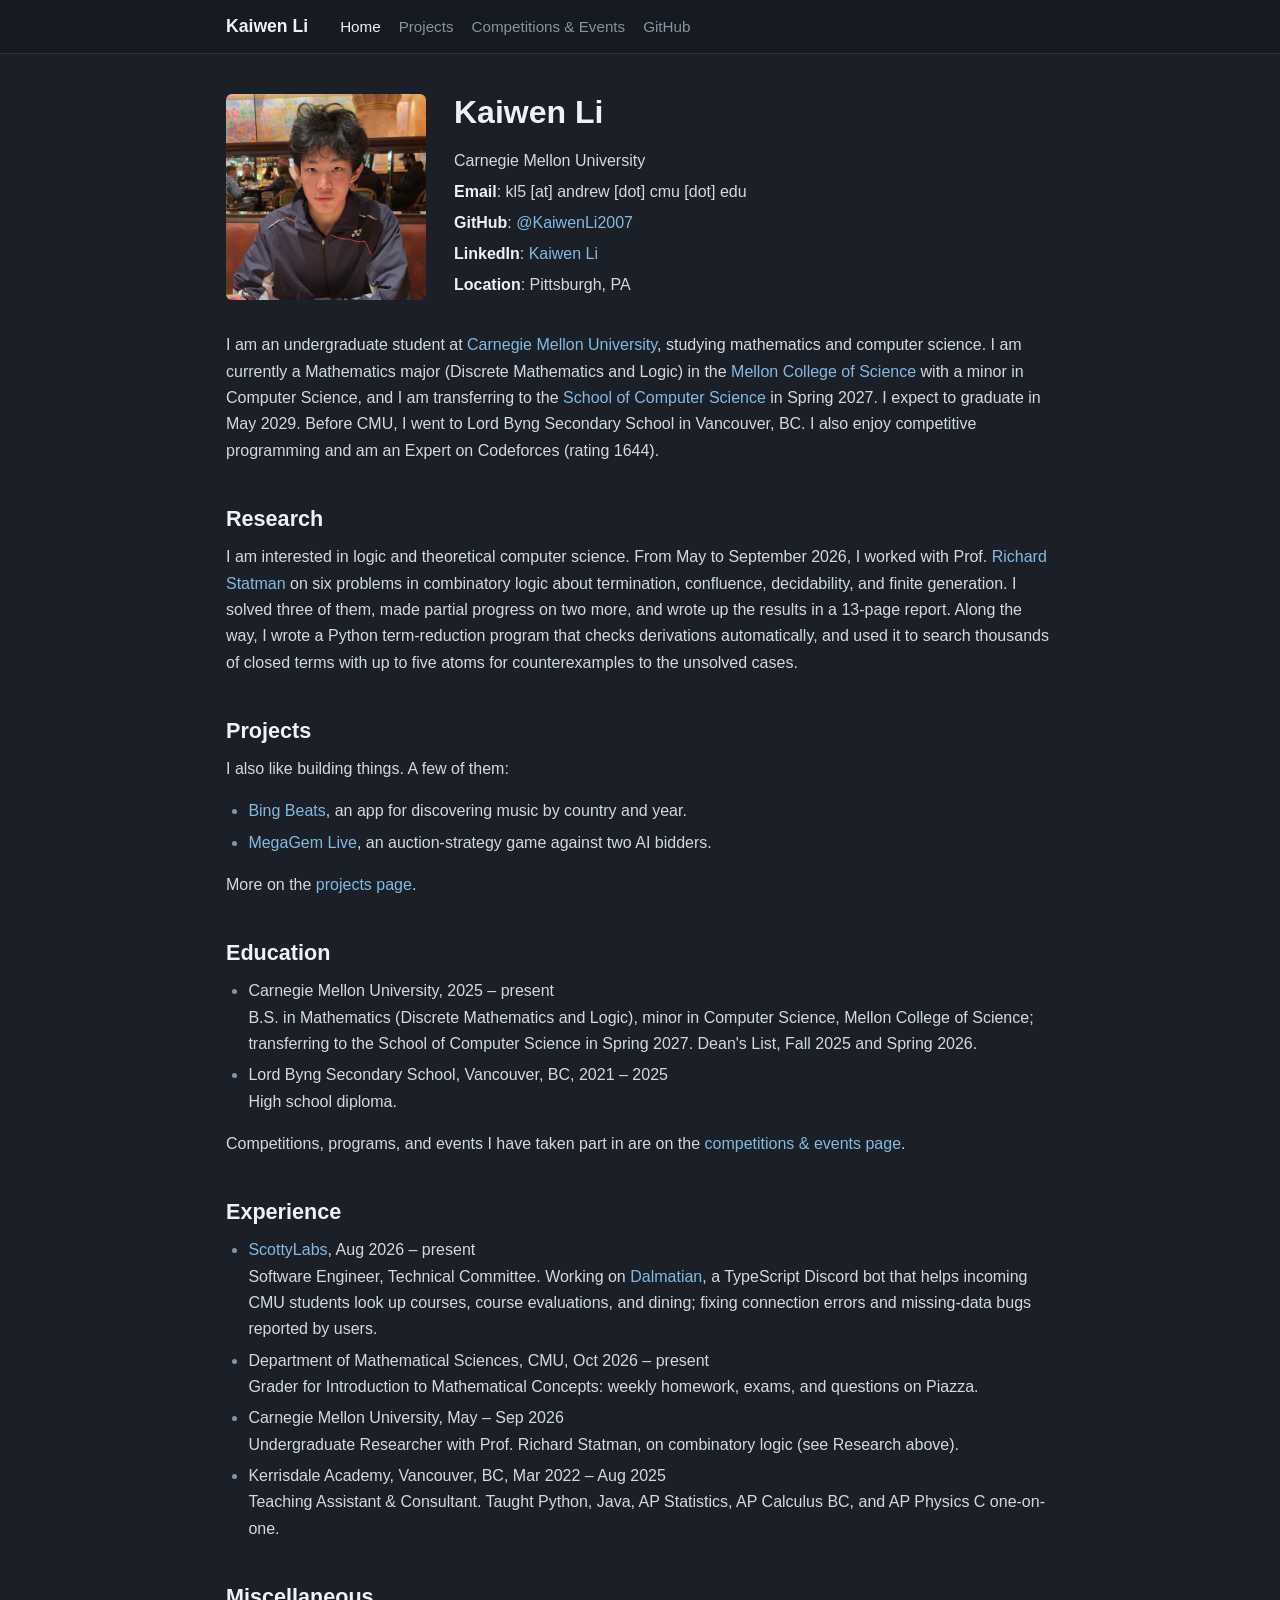
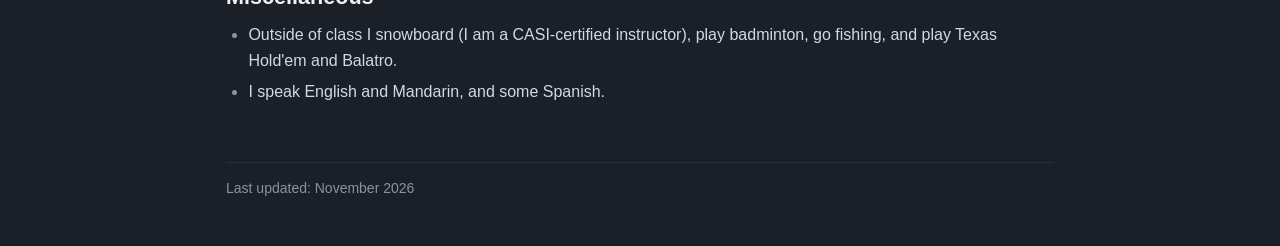
<file: index.html>
<!DOCTYPE html>
<html lang="en">
<head>
  <meta charset="utf-8">
  <meta name="viewport" content="width=device-width, initial-scale=1">
  <title>Kaiwen Li</title>
  <meta name="author" content="Kaiwen Li">
  <meta name="description" content="Kaiwen Li, undergraduate studying mathematics and computer science at Carnegie Mellon University.">
  <link rel="icon" href="data:image/svg+xml,%3Csvg xmlns='http://www.w3.org/2000/svg' viewBox='0 0 64 64'%3E%3Crect width='64' height='64' fill='%231b1f27'/%3E%3Ctext x='32' y='45' font-family='Helvetica,Arial,sans-serif' font-size='38' text-anchor='middle' fill='%23eef1f6'%3EK%3C/text%3E%3C/svg%3E">
  <link rel="stylesheet" href="style.css">
</head>
<body>
  <header class="topbar">
    <div class="container">
      <a class="site-name" href="index.html">Kaiwen Li</a>
      <nav>
        <a href="index.html" aria-current="page">Home</a>
        <a href="projects.html">Projects</a>
        <a href="competitions.html">Competitions &amp; Events</a>
        <a href="https://github.com/KaiwenLi2007">GitHub</a>
      </nav>
    </div>
  </header>

  <main class="container">
    <div class="profile">
      <img src="photo.jpg" alt="Kaiwen Li" width="480" height="495">
      <h1>Kaiwen Li</h1>
      <ul class="plain">
        <li>Carnegie Mellon University</li>
        <li><b>Email</b>: kl5 [at] andrew [dot] cmu [dot] edu</li>
        <li><b>GitHub</b>: <a href="https://github.com/KaiwenLi2007">@KaiwenLi2007</a></li>
        <li><b>LinkedIn</b>: <a href="https://www.linkedin.com/in/kaiwen-li-4a174b282/">Kaiwen Li</a></li>
        <li><b>Location</b>: Pittsburgh, PA</li>
      </ul>
    </div>

    <p>
      I am an undergraduate student at <a href="https://www.cmu.edu/">Carnegie Mellon University</a>,
      studying mathematics and computer science. I am currently a Mathematics major (Discrete Mathematics
      and Logic) in the <a href="https://www.cmu.edu/mcs/">Mellon College of Science</a> with a minor in
      Computer Science, and I am transferring to the <a href="https://www.cs.cmu.edu/">School of Computer Science</a>
      in Spring 2027.
      I expect to graduate in May 2029.
      Before CMU, I went to Lord Byng Secondary School in Vancouver, BC.
      I also enjoy competitive programming and am an Expert on Codeforces (rating 1644).
    </p>

    <h2>Research</h2>
    <p>
      I am interested in logic and theoretical computer science.
      From May to September 2026, I worked with
      Prof. <a href="https://www.cmu.edu/math/people/faculty/statman.html">Richard Statman</a>
      on six problems in combinatory logic about termination, confluence, decidability, and finite generation.
      I solved three of them, made partial progress on two more, and wrote up the results in a 13-page report.
      Along the way, I wrote a Python term-reduction program that checks derivations automatically, and used it
      to search thousands of closed terms with up to five atoms for counterexamples to the unsolved cases.
    </p>

    <h2>Projects</h2>
    <p>I also like building things. A few of them:</p>
    <ul>
      <li><a href="https://github.com/KaiwenLi2007/Bing_Beats">Bing Beats</a>, an app for discovering music by country and year.</li>
      <li><a href="https://github.com/KaiwenLi2007/MegaGem_Live">MegaGem Live</a>, an auction-strategy game against two AI bidders.</li>
    </ul>
    <p>More on the <a href="projects.html">projects page</a>.</p>

    <h2>Education</h2>
    <ul>
      <li>
        Carnegie Mellon University, 2025 &ndash; present<br>
        B.S. in Mathematics (Discrete Mathematics and Logic), minor in Computer Science, Mellon College of Science;
        transferring to the School of Computer Science in Spring 2027. Dean's List, Fall 2025 and Spring 2026.
      </li>
      <li>
        Lord Byng Secondary School, Vancouver, BC, 2021 &ndash; 2025<br>
        High school diploma.
      </li>
    </ul>
    <p>Competitions, programs, and events I have taken part in are on the <a href="competitions.html">competitions &amp; events page</a>.</p>

    <h2>Experience</h2>
    <ul>
      <li>
        <a href="https://www.scottylabs.org/">ScottyLabs</a>, Aug 2026 &ndash; present<br>
        Software Engineer, Technical Committee. Working on
        <a href="https://github.com/ScottyLabs/dalmatian">Dalmatian</a>, a TypeScript Discord bot that helps
        incoming CMU students look up courses, course evaluations, and dining; fixing connection errors and
        missing-data bugs reported by users.
      </li>
      <li>
        Department of Mathematical Sciences, CMU, Oct 2026 &ndash; present<br>
        Grader for Introduction to Mathematical Concepts: weekly homework, exams, and questions on Piazza.
      </li>
      <li>
        Carnegie Mellon University, May &ndash; Sep 2026<br>
        Undergraduate Researcher with Prof. Richard Statman, on combinatory logic (see Research above).
      </li>
      <li>
        Kerrisdale Academy, Vancouver, BC, Mar 2022 &ndash; Aug 2025<br>
        Teaching Assistant &amp; Consultant. Taught Python, Java, AP Statistics, AP Calculus BC, and
        AP Physics C one-on-one.
      </li>
    </ul>

    <h2>Miscellaneous</h2>
    <ul>
      <li>Outside of class I snowboard (I am a CASI-certified instructor), play badminton, go fishing, and play Texas Hold'em and Balatro.</li>
      <li>I speak English and Mandarin, and some Spanish.</li>
    </ul>
  </main>

  <footer class="container">
    <p>Last updated: November 2026</p>
  </footer>
</body>
</html>
</file>
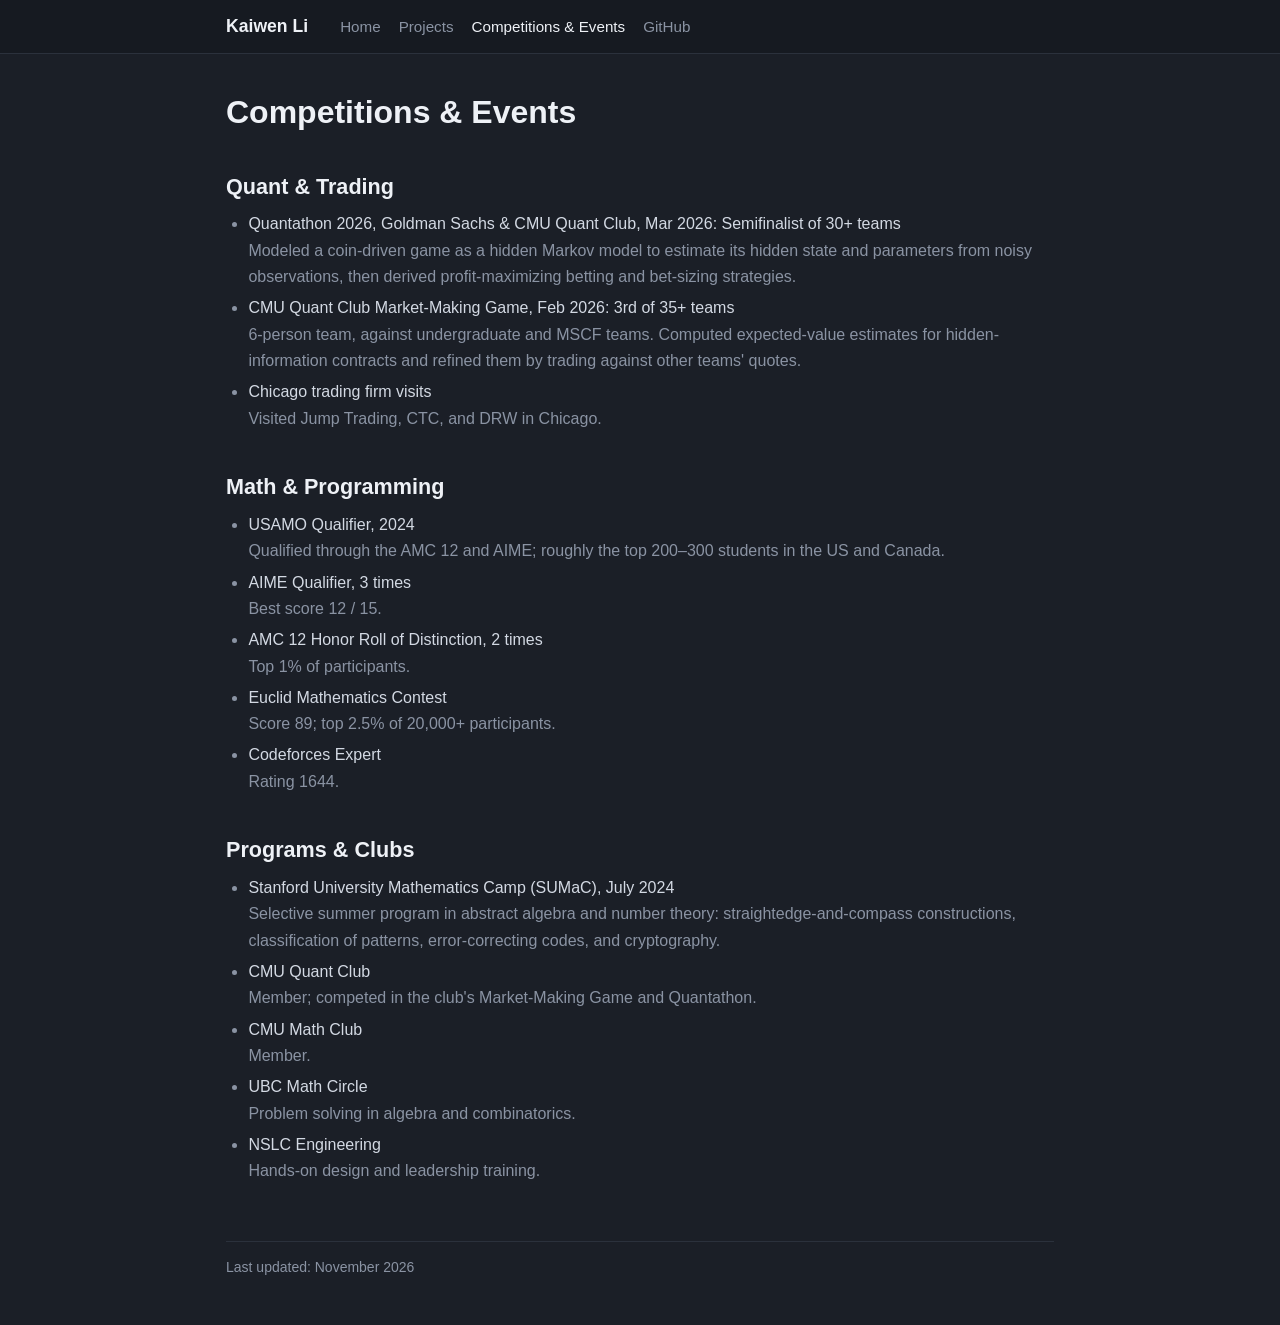
<file: competitions.html>
<!DOCTYPE html>
<html lang="en">
<head>
  <meta charset="utf-8">
  <meta name="viewport" content="width=device-width, initial-scale=1">
  <title>Competitions &amp; Events - Kaiwen Li</title>
  <meta name="author" content="Kaiwen Li">
  <link rel="icon" href="data:image/svg+xml,%3Csvg xmlns='http://www.w3.org/2000/svg' viewBox='0 0 64 64'%3E%3Crect width='64' height='64' fill='%231b1f27'/%3E%3Ctext x='32' y='45' font-family='Helvetica,Arial,sans-serif' font-size='38' text-anchor='middle' fill='%23eef1f6'%3EK%3C/text%3E%3C/svg%3E">
  <link rel="stylesheet" href="style.css">
</head>
<body>
  <header class="topbar">
    <div class="container">
      <a class="site-name" href="index.html">Kaiwen Li</a>
      <nav>
        <a href="index.html">Home</a>
        <a href="projects.html">Projects</a>
        <a href="competitions.html" aria-current="page">Competitions &amp; Events</a>
        <a href="https://github.com/KaiwenLi2007">GitHub</a>
      </nav>
    </div>
  </header>

  <main class="container">
    <h1>Competitions &amp; Events</h1>

    <h2>Quant &amp; Trading</h2>
    <ul>
      <li>
        Quantathon 2026, Goldman Sachs &amp; CMU Quant Club, Mar 2026: Semifinalist of 30+ teams<br>
        <span class="muted">Modeled a coin-driven game as a hidden Markov model to estimate its hidden state and parameters from noisy observations, then derived profit-maximizing betting and bet-sizing strategies.</span>
      </li>
      <li>
        CMU Quant Club Market-Making Game, Feb 2026: 3rd of 35+ teams<br>
        <span class="muted">6-person team, against undergraduate and MSCF teams. Computed expected-value estimates for hidden-information contracts and refined them by trading against other teams' quotes.</span>
      </li>
      <li>
        Chicago trading firm visits<br>
        <span class="muted">Visited Jump Trading, CTC, and DRW in Chicago.</span>
      </li>
    </ul>

    <h2>Math &amp; Programming</h2>
    <ul>
      <li>
        USAMO Qualifier, 2024<br>
        <span class="muted">Qualified through the AMC 12 and AIME; roughly the top 200&ndash;300 students in the US and Canada.</span>
      </li>
      <li>
        AIME Qualifier, 3 times<br>
        <span class="muted">Best score 12 / 15.</span>
      </li>
      <li>
        AMC 12 Honor Roll of Distinction, 2 times<br>
        <span class="muted">Top 1% of participants.</span>
      </li>
      <li>
        Euclid Mathematics Contest<br>
        <span class="muted">Score 89; top 2.5% of 20,000+ participants.</span>
      </li>
      <li>
        Codeforces Expert<br>
        <span class="muted">Rating 1644.</span>
      </li>
    </ul>

    <h2>Programs &amp; Clubs</h2>
    <ul>
      <li>
        Stanford University Mathematics Camp (SUMaC), July 2024<br>
        <span class="muted">Selective summer program in abstract algebra and number theory: straightedge-and-compass constructions, classification of patterns, error-correcting codes, and cryptography.</span>
      </li>
      <li>
        CMU Quant Club<br>
        <span class="muted">Member; competed in the club's Market-Making Game and Quantathon.</span>
      </li>
      <li>
        CMU Math Club<br>
        <span class="muted">Member.</span>
      </li>
      <li>
        UBC Math Circle<br>
        <span class="muted">Problem solving in algebra and combinatorics.</span>
      </li>
      <li>
        NSLC Engineering<br>
        <span class="muted">Hands-on design and leadership training.</span>
      </li>
    </ul>
  </main>

  <footer class="container">
    <p>Last updated: November 2026</p>
  </footer>
</body>
</html>
</file>
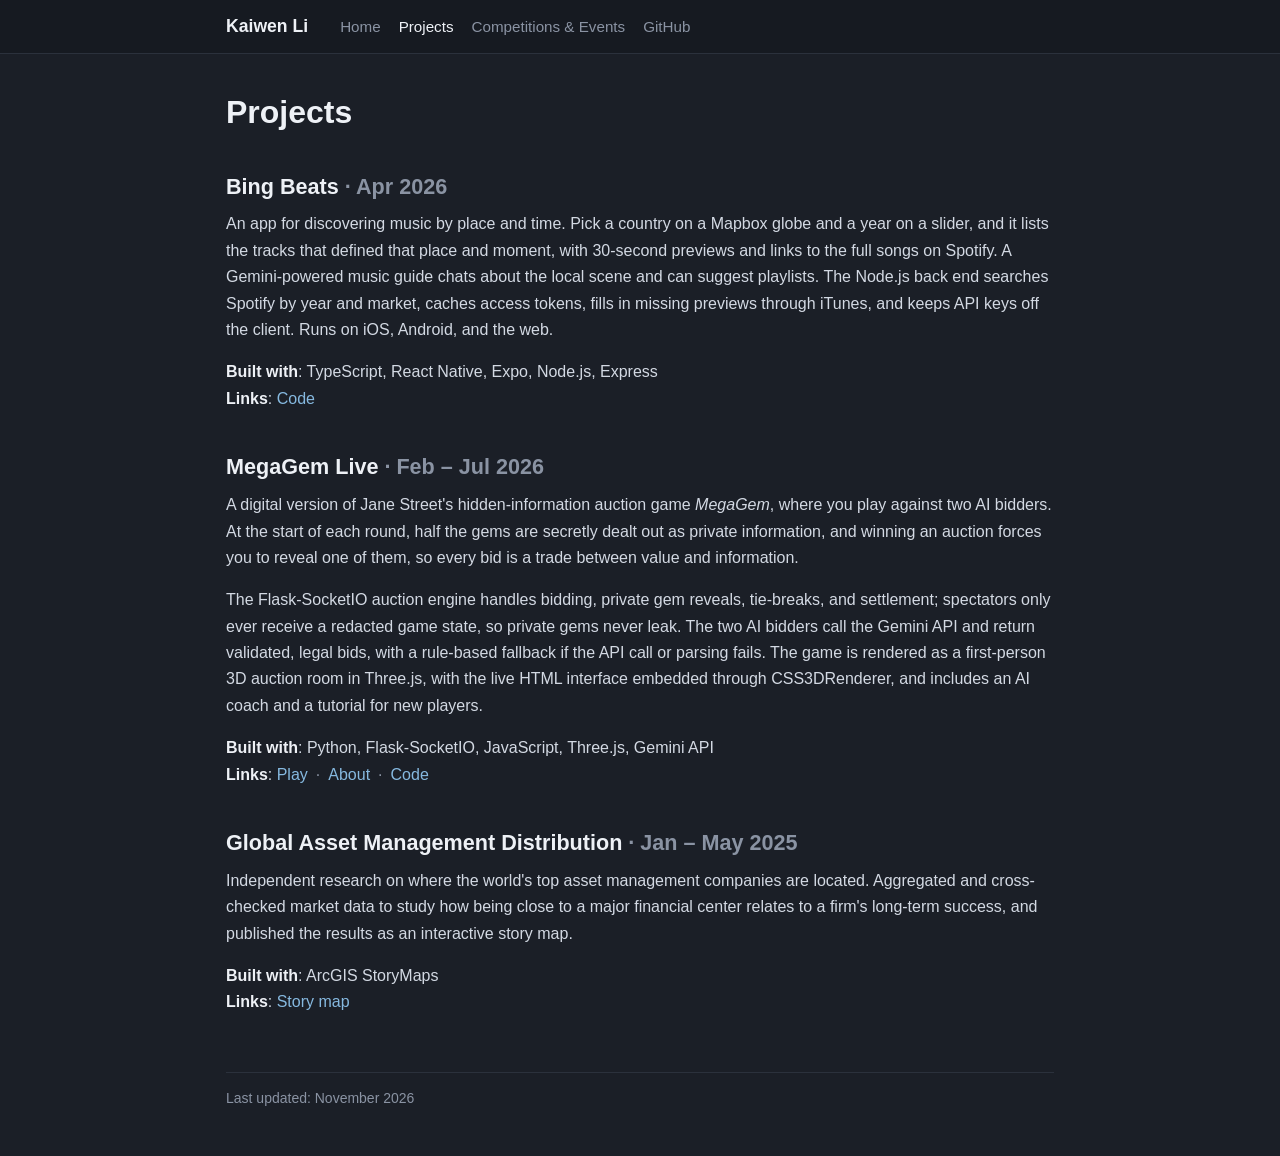
<file: projects.html>
<!DOCTYPE html>
<html lang="en">
<head>
  <meta charset="utf-8">
  <meta name="viewport" content="width=device-width, initial-scale=1">
  <title>Projects - Kaiwen Li</title>
  <meta name="author" content="Kaiwen Li">
  <link rel="icon" href="data:image/svg+xml,%3Csvg xmlns='http://www.w3.org/2000/svg' viewBox='0 0 64 64'%3E%3Crect width='64' height='64' fill='%231b1f27'/%3E%3Ctext x='32' y='45' font-family='Helvetica,Arial,sans-serif' font-size='38' text-anchor='middle' fill='%23eef1f6'%3EK%3C/text%3E%3C/svg%3E">
  <link rel="stylesheet" href="style.css">
</head>
<body>
  <header class="topbar">
    <div class="container">
      <a class="site-name" href="index.html">Kaiwen Li</a>
      <nav>
        <a href="index.html">Home</a>
        <a href="projects.html" aria-current="page">Projects</a>
        <a href="competitions.html">Competitions &amp; Events</a>
        <a href="https://github.com/KaiwenLi2007">GitHub</a>
      </nav>
    </div>
  </header>

  <main class="container">
    <h1>Projects</h1>

    <h2>Bing Beats <span class="muted">&middot; Apr 2026</span></h2>
    <p>
      An app for discovering music by place and time. Pick a country on a Mapbox globe and a year on a
      slider, and it lists the tracks that defined that place and moment, with 30-second previews and links
      to the full songs on Spotify. A Gemini-powered music guide chats about the local scene and can suggest
      playlists. The Node.js back end searches Spotify by year and market, caches access tokens, fills in
      missing previews through iTunes, and keeps API keys off the client. Runs on iOS, Android, and the web.
    </p>
    <p>
      <b>Built with</b>: TypeScript, React Native, Expo, Node.js, Express<br>
      <b>Links</b>: <span class="links"><a href="https://github.com/KaiwenLi2007/Bing_Beats">Code</a></span>
    </p>

    <h2>MegaGem Live <span class="muted">&middot; Feb &ndash; Jul 2026</span></h2>
    <p>
      A digital version of Jane Street's hidden-information auction game <i>MegaGem</i>, where you play
      against two AI bidders. At the start of each round, half the gems are secretly dealt out as private
      information, and winning an auction forces you to reveal one of them, so every bid is a trade between
      value and information.
    </p>
    <p>
      The Flask-SocketIO auction engine handles bidding, private gem reveals, tie-breaks, and settlement;
      spectators only ever receive a redacted game state, so private gems never leak. The two AI bidders call
      the Gemini API and return validated, legal bids, with a rule-based fallback if the API call or parsing
      fails. The game is rendered as a first-person 3D auction room in Three.js, with the live HTML interface
      embedded through CSS3DRenderer, and includes an AI coach and a tutorial for new players.
    </p>
    <p>
      <b>Built with</b>: Python, Flask-SocketIO, JavaScript, Three.js, Gemini API<br>
      <b>Links</b>: <span class="links"><a href="https://megagem-live.onrender.com">Play</a><a href="https://kaiwenli2007.github.io/MegaGem_Live/">About</a><a href="https://github.com/KaiwenLi2007/MegaGem_Live">Code</a></span>
    </p>

    <h2>Global Asset Management Distribution <span class="muted">&middot; Jan &ndash; May 2025</span></h2>
    <p>
      Independent research on where the world's top asset management companies are located. Aggregated
      and cross-checked market data to study how being close to a major financial center relates to a
      firm's long-term success, and published the results as an interactive story map.
    </p>
    <p>
      <b>Built with</b>: ArcGIS StoryMaps<br>
      <b>Links</b>: <span class="links"><a href="https://arcg.is/04Xv9r">Story map</a></span>
    </p>
  </main>

  <footer class="container">
    <p>Last updated: November 2026</p>
  </footer>
</body>
</html>
</file>
<file: style.css>
/* Kaiwen Li - site styles. Change the variables in :root to restyle the whole site. */

:root {
  color-scheme: dark;
  --bg: #1b1f27;
  --bar-bg: #161a21;
  --text: #d3d9e3;
  --heading: #eef1f6;
  --muted: #8a93a3;
  --link: #86b9e0;
  --rule: #2b313c;
  --radius: 6px;
  --size: 16px;
  --font-body: -apple-system, BlinkMacSystemFont, "Segoe UI", Roboto, "Helvetica Neue", Arial, sans-serif;
  --font-heading: var(--font-body);
  --font-ui: var(--font-body);
  --width: 860px;
}

* { box-sizing: border-box; }

html { -webkit-text-size-adjust: 100%; }

body {
  margin: 0;
  background: var(--bg);
  color: var(--text);
  font-family: var(--font-body);
  font-size: var(--size);
  line-height: 1.65;
}

a { color: var(--link); text-decoration: none; }
a:hover { text-decoration: underline; text-underline-offset: 3px; }

.container {
  max-width: var(--width);
  margin: 0 auto;
  padding-left: 16px;
  padding-right: 16px;
}

/* ---- Top bar ---- */

.topbar {
  background: var(--bar-bg);
  border-bottom: 1px solid var(--rule);
  font-family: var(--font-ui);
}

.topbar .container {
  display: flex;
  flex-wrap: wrap;
  align-items: center;
  gap: 4px 20px;
  padding-top: 12px;
  padding-bottom: 12px;
}

.topbar .site-name {
  color: var(--heading);
  font-size: 1.1rem;
  font-weight: 600;
  margin-right: 12px;
}

.topbar nav {
  display: flex;
  flex-wrap: wrap;
  gap: 4px 18px;
  font-size: 0.95rem;
}

.topbar nav a { color: var(--muted); }

.topbar a:hover,
.topbar nav a[aria-current="page"] {
  color: var(--heading);
  text-decoration: none;
}

/* ---- Content ---- */

main { padding-top: 36px; padding-bottom: 40px; }

h1, h2, h3 {
  color: var(--heading);
  font-family: var(--font-heading);
  font-weight: 600;
}

h1 { font-size: 2rem; line-height: 1.2; margin: 0.1em 0 0.5em; }
h2 { font-size: 1.35rem; line-height: 1.3; margin: 1.9em 0 0.5em; }
h3 { font-size: 1.1rem; line-height: 1.3; margin: 1.4em 0 0.3em; }

p { margin: 0 0 1em; }

ul { padding-left: 1.4em; margin: 0 0 1em; }
li { margin: 0.3em 0; }
li::marker { color: var(--muted); }

b { color: var(--heading); font-weight: 600; }

.muted { color: var(--muted); }

/* Photo + contact block at the top of the home page */
.profile { display: flow-root; margin-bottom: 1em; }

.profile img {
  float: left;
  width: 200px;
  height: auto;
  margin: 4px 28px 16px 0;
  border-radius: var(--radius);
}

.plain { list-style: none; padding: 0; }

/* Project links: Play · About · Code */
.links a + a::before {
  content: "\00b7";
  color: var(--muted);
  padding: 0 0.5em;
  display: inline-block;
}

/* ---- Footer ---- */

footer {
  color: var(--muted);
  font-size: 0.875rem;
  padding-bottom: 32px;
}

footer p {
  border-top: 1px solid var(--rule);
  padding-top: 14px;
}

@media (max-width: 560px) {
  .profile img {
    float: none;
    display: block;
    width: 160px;
    margin: 0 0 16px;
  }
}
</file>
